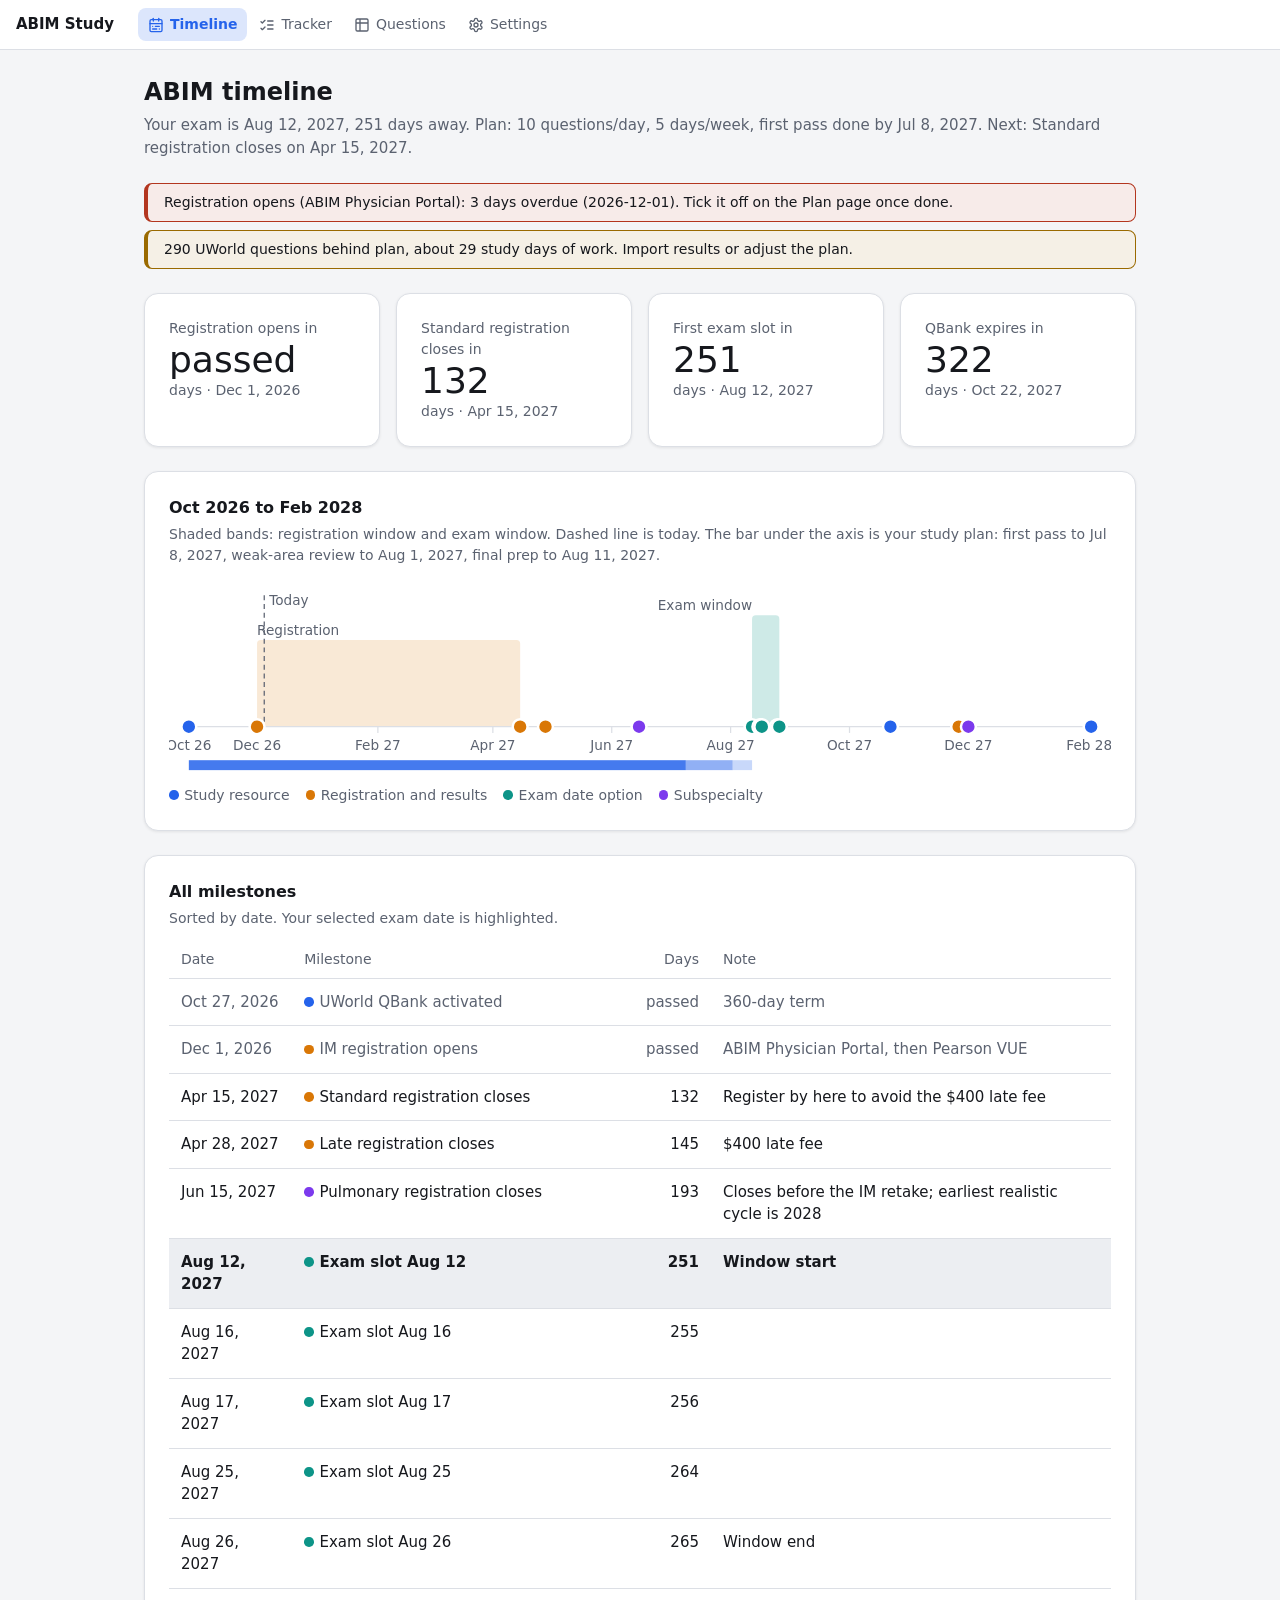
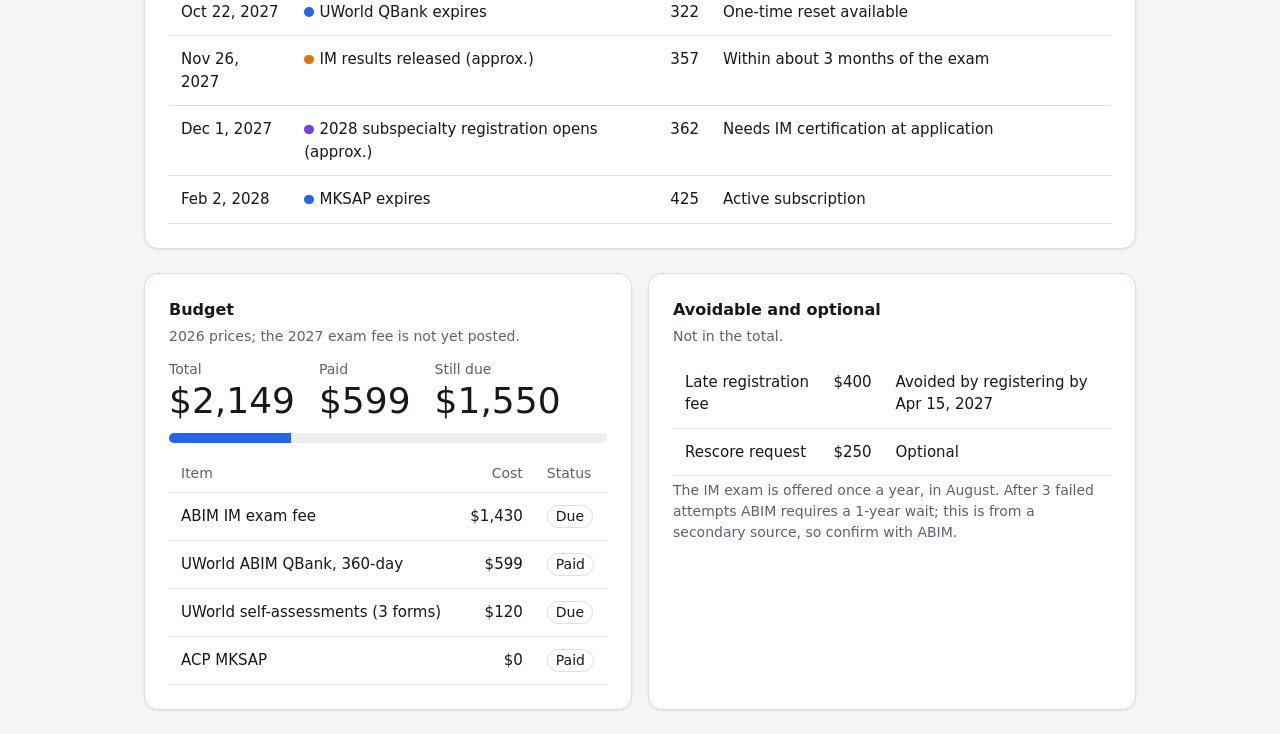
<file: index.html>
<!doctype html>
<html lang="en">
  <head>
    <meta charset="UTF-8" />
    <meta name="viewport" content="width=device-width, initial-scale=1.0" />
    <meta name="theme-color" content="#2563eb" />
    <link rel="icon" href="./favicon.svg" type="image/svg+xml" />
    <link rel="apple-touch-icon" href="./apple-touch-icon.png" />
    <title>ABIM Study</title>
    <script type="module" crossorigin src="./assets/index-B95AVB7s.js"></script>
    <link rel="stylesheet" crossorigin href="./assets/index-8gVfMlyV.css">
  <link rel="manifest" href="./manifest.webmanifest"></head>
  <body>
    <div id="root"></div>
  </body>
</html>
</file>
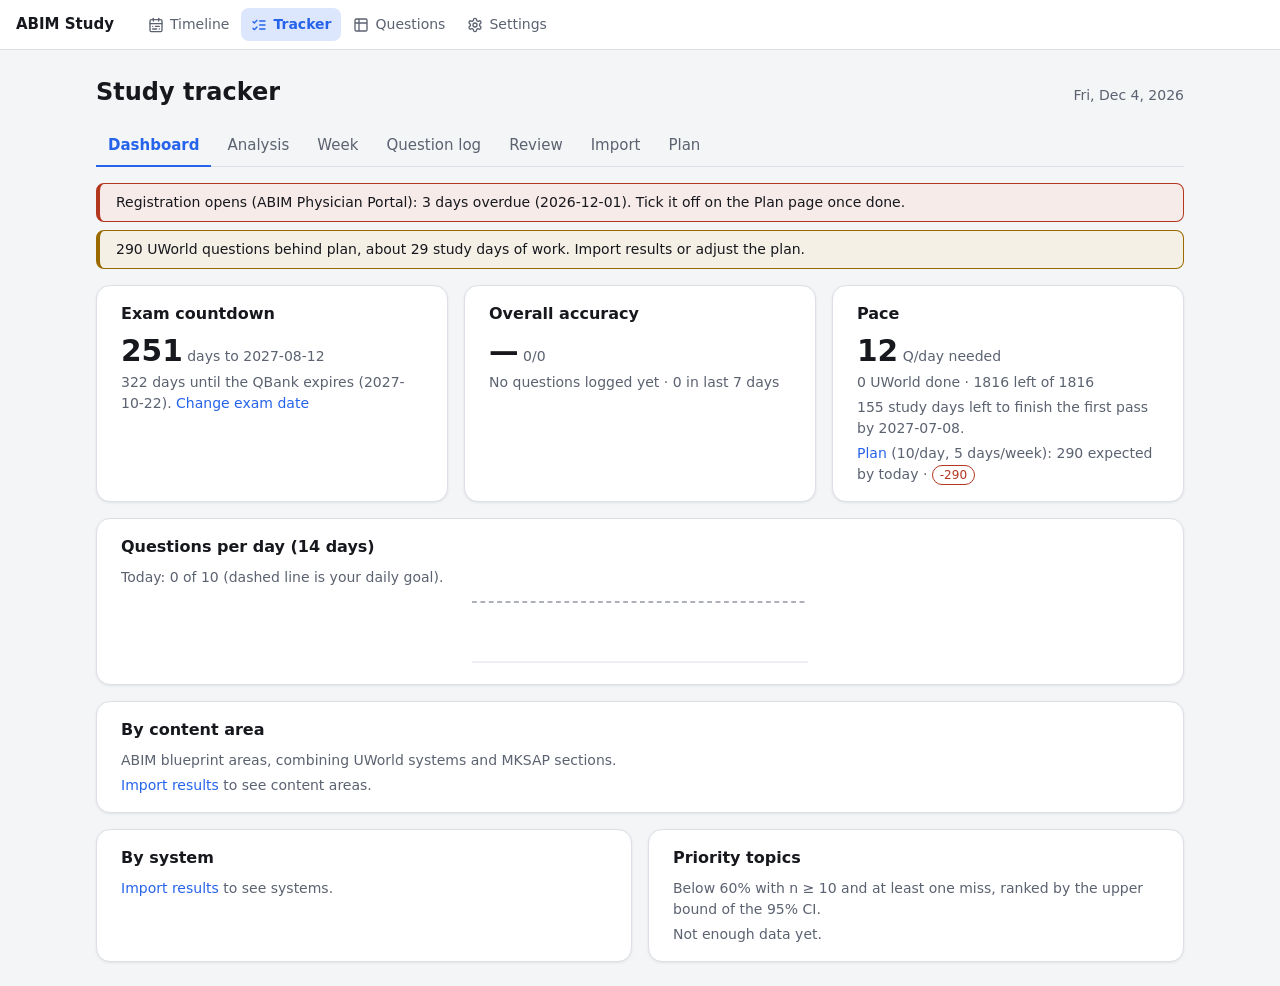
<file: abim-tracker.html>
<!doctype html>
<!-- The study tracker now lives in the app. This keeps old bookmarks working. -->
<meta charset="utf-8">
<title>ABIM Study Tracker</title>
<meta http-equiv="refresh" content="0; url=./#/tracker/dashboard">
<script>location.replace("./#/tracker/dashboard");</script>
<p><a href="./#/tracker/dashboard">The study tracker has moved into the app.</a></p>
</file>
<file: assets/index-8gVfMlyV.css>
._bar_11rba_1{position:sticky;top:0;z-index:10;display:flex;align-items:center;gap:var(--space-2) var(--space-5);flex-wrap:wrap;padding:var(--space-2) max(var(--space-4),env(safe-area-inset-right)) var(--space-2) max(var(--space-4),env(safe-area-inset-left));background:var(--surface);border-bottom:1px solid var(--border)}._brand_11rba_25{font-weight:650}._links_11rba_27{list-style:none;margin:0;padding:0;display:flex;gap:2px;overflow-x:auto}._link_11rba_27{display:inline-flex;align-items:center;gap:6px;padding:6px 10px;border-radius:var(--radius-md);font-size:var(--text-sm);color:var(--text-muted);white-space:nowrap}._link_11rba_27:hover{background:var(--surface-2);color:var(--text)}._link_11rba_27[aria-current=page]{background:var(--accent-soft);color:var(--accent);font-weight:600}._notices_11rba_55{display:flex;flex-direction:column;gap:var(--space-2);padding:var(--space-3) max(var(--space-4),env(safe-area-inset-right)) 0 max(var(--space-4),env(safe-area-inset-left))}._notice_11rba_55{display:flex;align-items:center;flex-wrap:wrap;gap:var(--space-2) var(--space-3);margin:0;padding:var(--space-2) var(--space-3);border:1px solid var(--border);border-left:4px solid var(--warn);border-radius:var(--radius-md);background:var(--surface);font-size:var(--text-sm)}._notice_11rba_55 svg{flex:none;color:var(--warn)}._notice_11rba_55 span{flex:1 1 16rem}._noticeError_11rba_87{border-left-color:var(--danger);background:color-mix(in srgb,var(--danger) 8%,var(--surface))}._noticeError_11rba_87 svg{color:var(--danger)}._noticeAction_11rba_91{font:inherit;font-weight:600;padding:0;border:0;background:none;color:var(--accent);text-decoration:underline;cursor:pointer}@media(max-width:520px){._brand_11rba_25{display:none}._link_11rba_27{padding:6px 8px}}@media(max-width:420px){._link_11rba_27 svg{display:none}}._shell_knx2o_1{display:grid;grid-template-columns:240px minmax(0,1fr);gap:var(--space-5);width:100%;max-width:1000px;margin:0 auto;padding:var(--space-5)}._nav_knx2o_21{align-self:start;padding:var(--space-3);background:var(--surface);border:1px solid var(--border);border-radius:var(--radius-lg);box-shadow:var(--shadow)}._list_knx2o_39{list-style:none;margin:0;padding:0;display:flex;flex-direction:column;gap:2px}._link_knx2o_57{display:flex;align-items:center;gap:var(--space-2);padding:var(--space-2) var(--space-3);border-radius:var(--radius-md);font-size:var(--text-sm)}._link_knx2o_57:hover{background:var(--surface-2)}._link_knx2o_57[aria-current=page]{background:var(--accent);color:var(--accent-contrast)}._icon_knx2o_79{width:16px;height:16px;flex:none}._content_knx2o_83{display:flex;flex-direction:column;gap:var(--space-4);min-width:0}._heading_knx2o_85{margin:0;font-size:var(--text-xl);font-weight:650}@media(max-width:767px){._shell_knx2o_1{grid-template-columns:minmax(0,1fr);padding:var(--space-3)}._list_knx2o_39{flex-direction:row;overflow-x:auto}._link_knx2o_57{white-space:nowrap}}._page_waiaj_1{max-width:64rem;margin:0 auto;padding:var(--space-5) var(--space-4);display:flex;flex-direction:column;gap:var(--space-5)}._top_waiaj_3{display:flex;justify-content:space-between;align-items:flex-start;gap:var(--space-4);flex-wrap:wrap}._title_waiaj_5{margin:0;font-size:var(--text-xl)}._take_waiaj_7{margin:var(--space-1) 0 0;color:var(--text-muted)}._tiles_waiaj_9{display:grid;grid-template-columns:repeat(auto-fit,minmax(min(100%,11rem),1fr));gap:var(--space-4)}._card_waiaj_11{background:var(--surface);border:1px solid var(--border);border-radius:var(--radius-lg);box-shadow:var(--shadow);padding:var(--space-5);min-width:0}._card_waiaj_11 h2{margin:0;font-size:1rem}._note_waiaj_15{margin:var(--space-1) 0 var(--space-3);color:var(--text-muted);font-size:var(--text-sm)}._label_waiaj_17{color:var(--text-muted);font-size:var(--text-sm)}._big_waiaj_19{font-size:2.25rem;font-variant-numeric:tabular-nums;line-height:1.15}._sub_waiaj_21{color:var(--text-muted);font-size:var(--text-sm)}._chart_waiaj_23{width:100%;height:auto;display:block}._chart_waiaj_23 text{fill:var(--text-muted);font-size:11px}._legend_waiaj_27{display:flex;flex-wrap:wrap;gap:var(--space-1) var(--space-4);color:var(--text-muted);font-size:var(--text-sm);margin-top:var(--space-2)}._dot_waiaj_29{display:inline-block;width:.6rem;height:.6rem;border-radius:50%;margin-right:.35rem}._scroll_waiaj_31{overflow-x:auto}._table_waiaj_33{width:100%;border-collapse:collapse;font-variant-numeric:tabular-nums}._table_waiaj_33 th{text-align:left;color:var(--text-muted);font-size:var(--text-sm);font-weight:500;padding:var(--space-2) var(--space-3);border-bottom:1px solid var(--border);white-space:nowrap}._table_waiaj_33 td{padding:var(--row-pad) var(--space-3);border-bottom:1px solid var(--border);vertical-align:top}._table_waiaj_33 ._num_waiaj_39{text-align:right}._past_waiaj_41 td{color:var(--text-muted)}._mine_waiaj_43 td{background:var(--surface-2);font-weight:600}._two_waiaj_45{display:grid;grid-template-columns:repeat(auto-fit,minmax(min(100%,22rem),1fr));gap:var(--space-4)}._totals_waiaj_47{display:flex;gap:var(--space-5);flex-wrap:wrap}._bar_waiaj_49{height:.6rem;border-radius:999px;background:var(--surface-2);overflow:hidden;margin:var(--space-3) 0}._bar_waiaj_49 span{display:block;height:100%;background:var(--accent)}._pill_waiaj_53{display:inline-block;border:1px solid var(--border);border-radius:999px;padding:0 .5rem;font-size:var(--text-sm)}._alerts_waiaj_55{display:flex;flex-direction:column;gap:var(--space-2)}._alert_waiaj_55{display:block;padding:var(--space-2) var(--space-4);border:1px solid var(--warn);border-left-width:4px;border-radius:var(--radius-md);background:color-mix(in srgb,var(--warn) 10%,var(--surface));color:var(--text);font-size:var(--text-sm)}._alert_waiaj_55:hover{text-decoration:underline}._alertDanger_waiaj_61{border-color:var(--bad);background:color-mix(in srgb,var(--bad) 10%,var(--surface))}:root{--space-1: 4px;--space-2: 8px;--space-3: 12px;--space-4: 16px;--space-5: 24px;--space-6: 32px;--radius-md: 8px;--radius-lg: 14px;--text-sm: .875rem;--text-xl: 1.5rem;--accent: #2563eb;--accent-contrast: #fff;--bg: #f4f5f7;--surface: #fff;--surface-2: #eceef2;--border: #dcdfe5;--text: #16181d;--text-muted: #5b6270;--danger: #c62828;--good: #1f7a3d;--bad: #b3361f;--warn: #9a6a00;--bar: #c9d3dc;--hl: #fff0a0;--accent-soft: color-mix(in srgb, var(--accent) 16%, var(--surface));--font-mono: ui-monospace, Consolas, "Cascadia Mono", monospace;--shadow: 0 1px 3px rgb(0 0 0 / 8%);--row-pad: 12px;color-scheme:light}:root[data-accent=teal]{--accent: #0d9488}:root[data-accent=violet]{--accent: #7c3aed}:root[data-accent=rose]{--accent: #e11d48}:root[data-accent=amber]{--accent: #b45309}:root[data-density=compact]{--row-pad: 6px;--space-4: 12px;--space-5: 16px}@media(prefers-color-scheme:dark){:root:not([data-theme=light]){color-scheme:dark;--bg: #0f1115;--surface: #181b21;--surface-2: #232730;--border: #2c313b;--text: #e8eaee;--text-muted: #9aa1ae;--danger: #ef6c6c;--good: #6fcf8f;--bad: #f08a74;--warn: #e0b050;--bar: #3a4957;--hl: #5b4c10;--shadow: none}}:root[data-theme=dark]{color-scheme:dark;--bg: #0f1115;--surface: #181b21;--surface-2: #232730;--border: #2c313b;--text: #e8eaee;--text-muted: #9aa1ae;--danger: #ef6c6c;--good: #6fcf8f;--bad: #f08a74;--warn: #e0b050;--bar: #3a4957;--hl: #5b4c10;--shadow: none}*{box-sizing:border-box}body{margin:0;background:var(--bg);color:var(--text);font:15px/1.5 system-ui,-apple-system,Segoe UI,sans-serif}a{color:inherit;text-decoration:none}:focus-visible{outline:2px solid var(--accent);outline-offset:2px}
</file>
